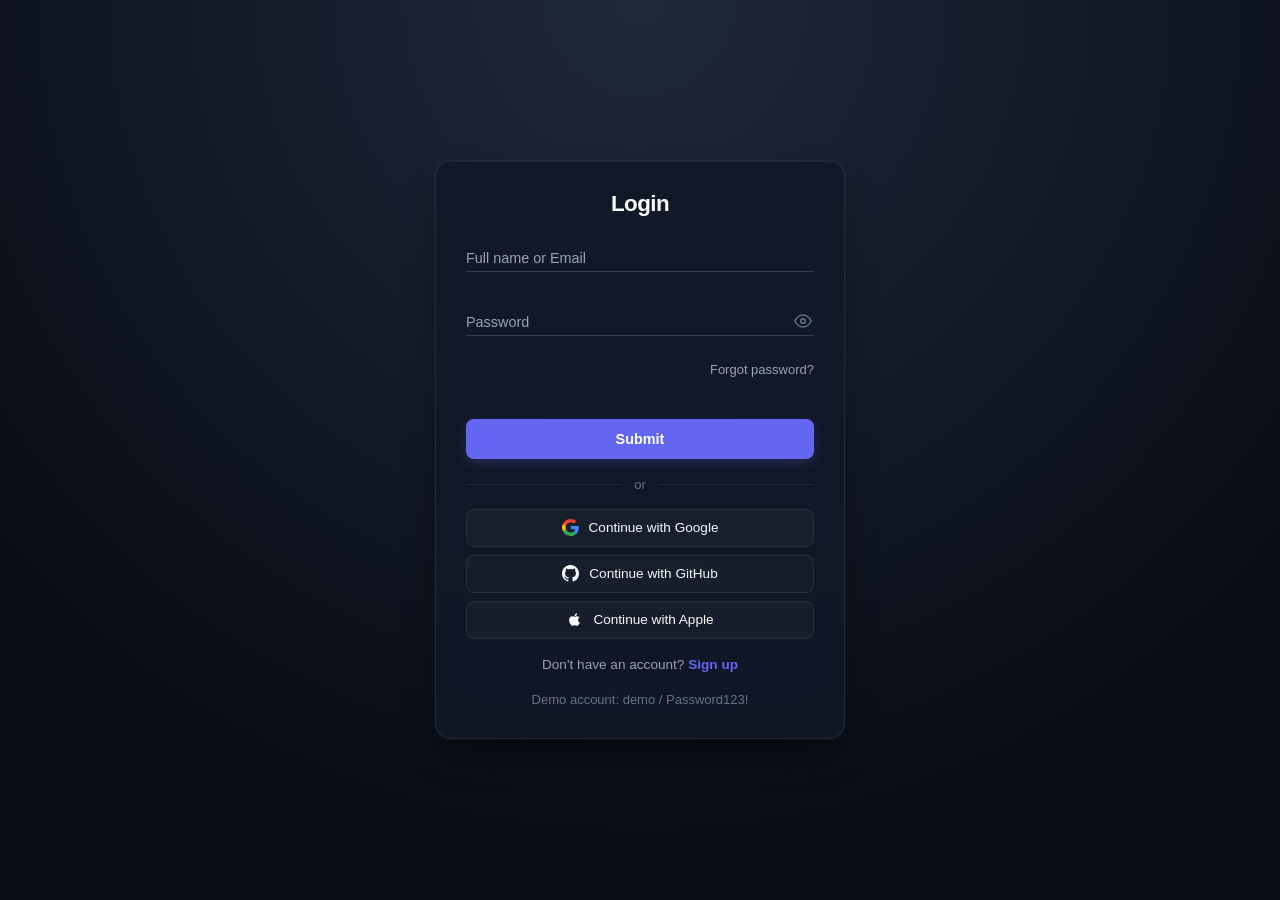
<file: index.html>
<!DOCTYPE html>
<html lang="en">

<head>
     <meta charset="UTF-8">
     <meta name="viewport" content="width=device-width, initial-scale=1.0">
     <title>Auth Forms</title>
     <meta http-equiv="refresh" content="0; url=login/login.html">
</head>

<body>
     <p>Redirecting... <a href="login/login.html">Click here if nothing happens</a></p>
</body>

</html>
</file>
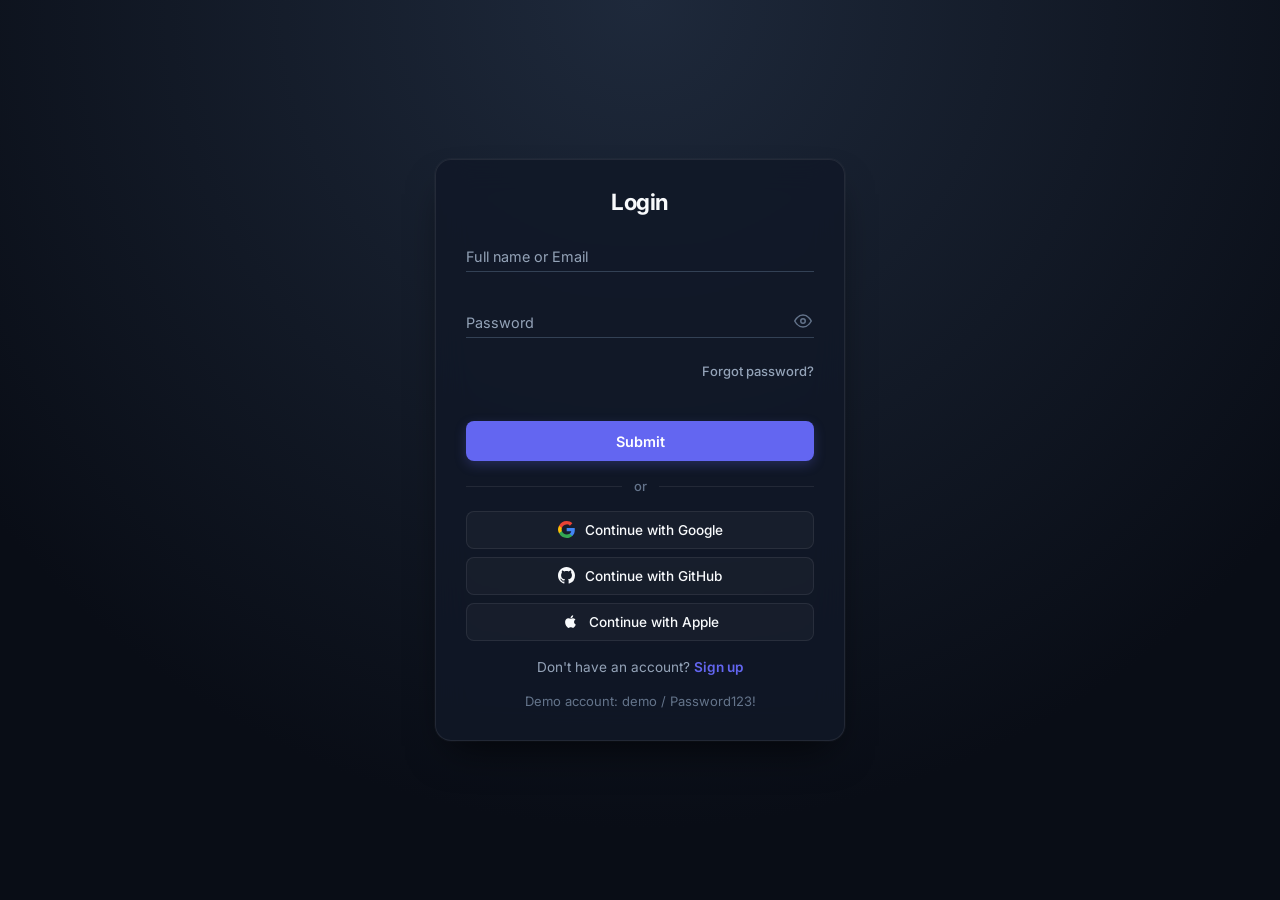
<file: dashboard/dashboard.html>
<!DOCTYPE html>
<html lang="en">

<head>
     <meta charset="UTF-8">
     <script>
          if (localStorage.getItem('isAuth') !== 'true') location.replace('../login/login.html');
     </script>
     <meta name="viewport" content="width=device-width, initial-scale=1.0">
     <title>Dashboard</title>
     <meta name="robots" content="noindex">
     <link rel="preconnect" href="https://fonts.googleapis.com">
     <link rel="preconnect" href="https://fonts.gstatic.com" crossorigin>
     <link href="https://fonts.googleapis.com/css2?family=Inter:wght@400;500;600;700&display=swap" rel="stylesheet">
     <link rel="stylesheet" href="../style/style.css">
</head>

<body>
     <main class="auth auth--dashboard">
          <header class="auth__header">
               <h1 class="auth__title">Welcome, <span id="userNameDisplay">User</span>!</h1>
          </header>
          <div class="auth__content">
               <p class="auth__text">This is a protected page. Only authenticated users can see this content.</p>
               <button id="logoutBtn" class="auth__submit-btn auth__submit-btn--outline">Log out</button>
          </div>
     </main>

     <script src="dashboard.js"></script>
</body>

</html>
</file>
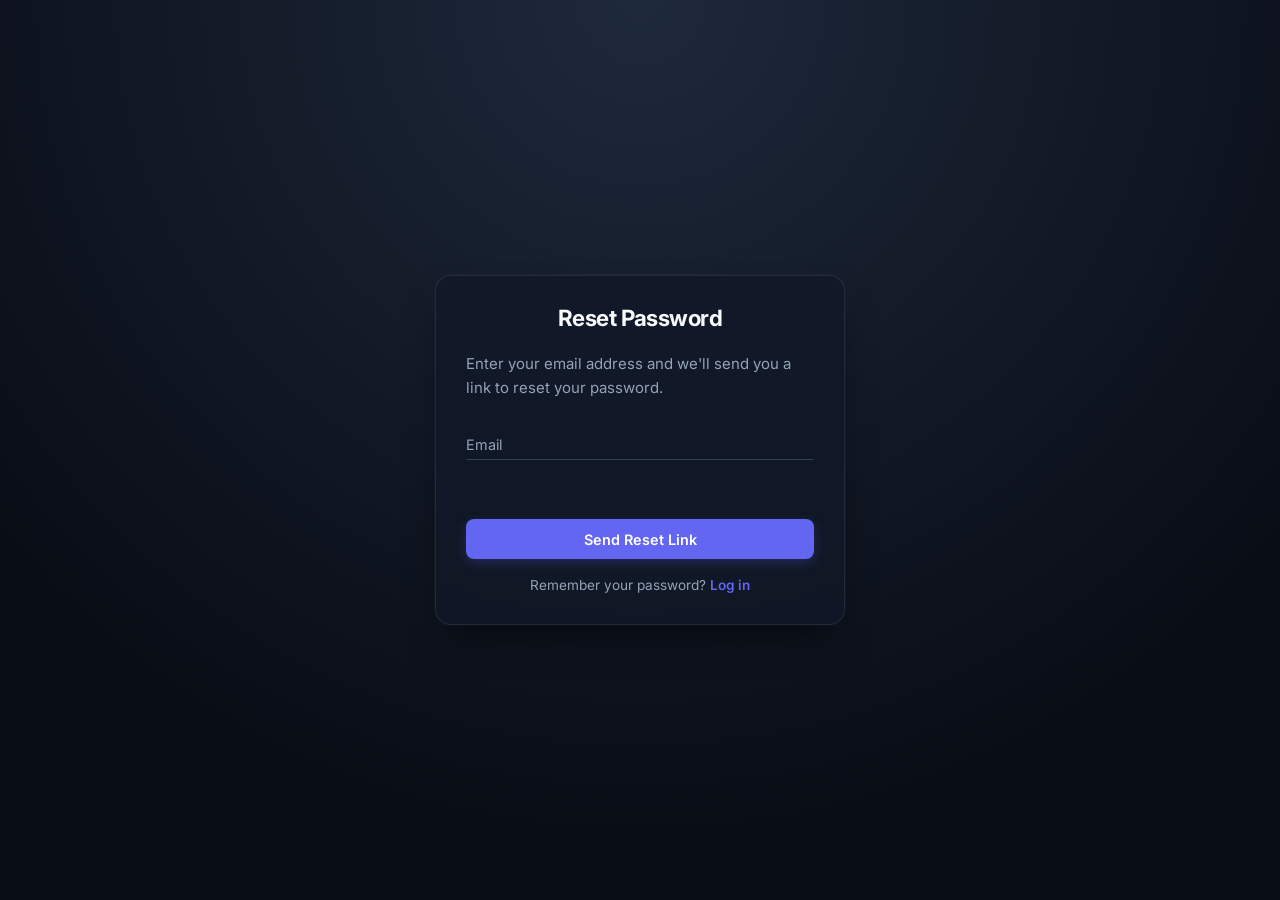
<file: forgot-password/forgot-password.html>
<!DOCTYPE html>
<html lang="en">

<head>
     <meta charset="UTF-8">
     <script>
          if (localStorage.getItem('isAuth') === 'true') location.replace('../dashboard/dashboard.html');
     </script>
     <meta name="viewport" content="width=device-width, initial-scale=1.0">
     <title>Forgot Password</title>
     <meta name="description"
          content="Reset your password by entering your email address. A simple, accessible password recovery form built with HTML, CSS and JavaScript.">
     <link rel="preconnect" href="https://fonts.googleapis.com">
     <link rel="preconnect" href="https://fonts.gstatic.com" crossorigin>
     <link href="https://fonts.googleapis.com/css2?family=Inter:wght@400;500;600;700&display=swap" rel="stylesheet">
     <link rel="stylesheet" href="../style/style.css">
</head>

<body>
     <main class="auth">
          <h1 class="auth__title">Reset Password</h1>
          <p class="auth__text">Enter your email address and we'll send you a link to reset your password.</p>

          <form id="forgotForm" class="auth__form" novalidate>
               <div class="auth__field">
                    <input type="email" id="email" class="auth__input" autocomplete="email" placeholder=" " required
                         aria-describedby="emailError" aria-invalid="false">
                    <label for="email" class="auth__label">Email</label>
                    <p class="auth__error-text" id="emailError" role="alert"></p>
               </div>

               <p class="auth__message" id="formMessage" aria-live="polite"></p>
               <button type="submit" class="auth__submit-btn">Send Reset Link</button>
          </form>

          <p class="auth__switch">
               Remember your password? <a href="../login/login.html" class="auth__link">Log in</a>
          </p>
     </main>

     <script src="forgot-password.js"></script>
</body>

</html>
</file>
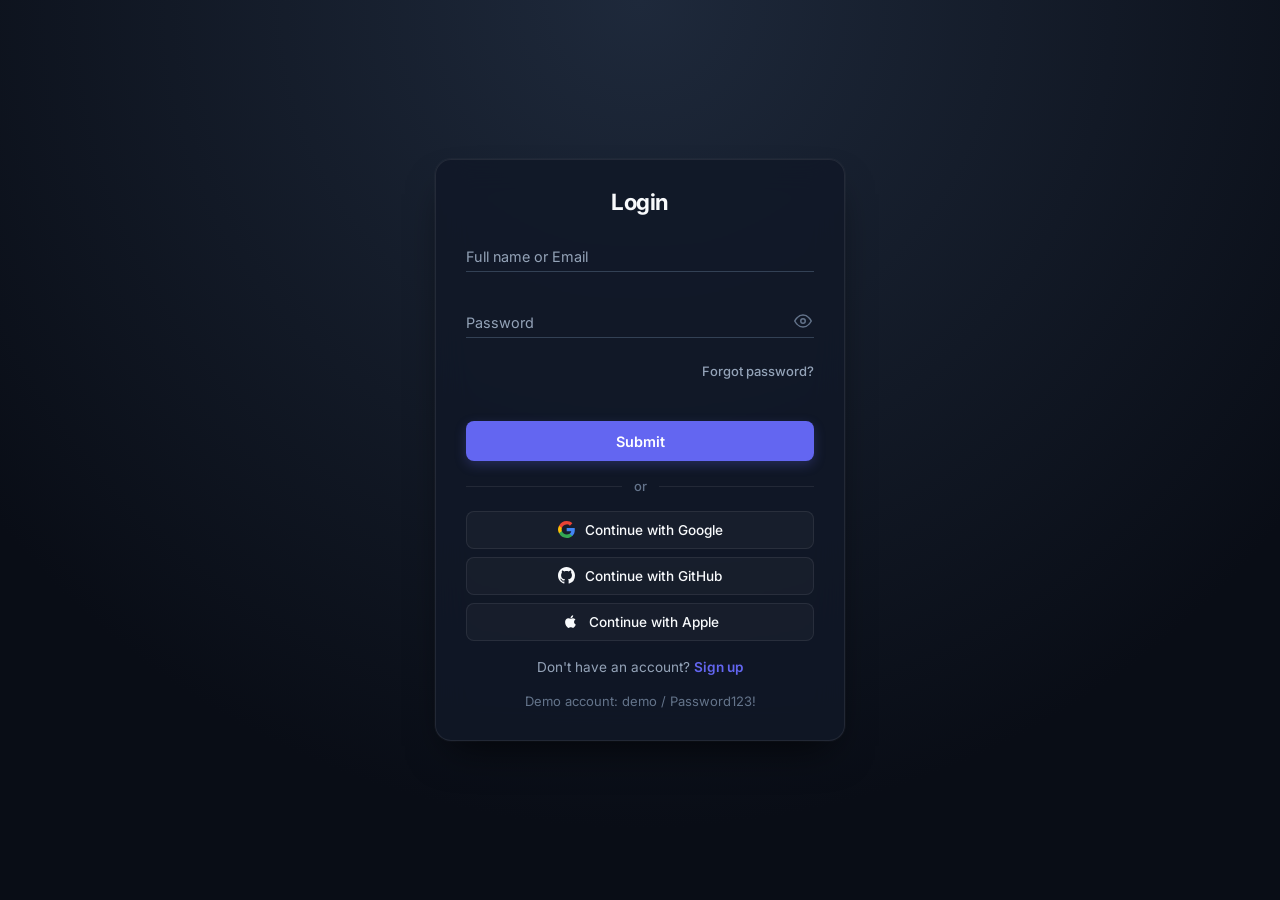
<file: login/login.html>
<!DOCTYPE html>
<html lang="en">

<head>
    <meta charset="UTF-8">
    <script>
        if (localStorage.getItem('isAuth') === 'true') location.replace('../dashboard/dashboard.html');
    </script>
    <meta name="viewport" content="width=device-width, initial-scale=1.0">
    <title>Login</title>
    <meta name="description"
        content="Log in with your full name or email, or continue with Google, GitHub or Apple. A responsive, accessible login form built with HTML, CSS and JavaScript.">
    <link rel="preconnect" href="https://fonts.googleapis.com">
    <link rel="preconnect" href="https://fonts.gstatic.com" crossorigin>
    <link href="https://fonts.googleapis.com/css2?family=Inter:wght@400;500;600;700&display=swap" rel="stylesheet">
    <link rel="stylesheet" href="../style/style.css">
</head>

<body>
    <main class="auth">
        <h1 class="auth__title">Login</h1>
        <form id="loginForm" class="auth__form" novalidate>
            <div class="auth__field">
                <input type="text" id="username" class="auth__input" autocomplete="username" placeholder=" " required
                    aria-describedby="usernameError" aria-invalid="false">
                <label for="username" class="auth__label">Full name or Email</label>
                <p class="auth__error-text" id="usernameError" role="alert"></p>
            </div>

            <div class="auth__field">
                <input type="password" id="password" class="auth__input auth__input--has-toggle"
                    autocomplete="current-password" placeholder=" " required aria-describedby="passwordError"
                    aria-invalid="false">
                <label for="password" class="auth__label">Password</label>
                <button type="button" class="auth__toggle-pwd" aria-label="Show password" data-toggle="password">
                    <svg class="pwd-icon pwd-icon--show" viewBox="0 0 24 24" fill="none" aria-hidden="true" stroke="currentColor"
                        stroke-width="2" stroke-linecap="round" stroke-linejoin="round">
                        <path d="M1 12s4-8 11-8 11 8 11 8-4 8-11 8-11-8-11-8z"></path>
                        <circle cx="12" cy="12" r="3"></circle>
                    </svg>
                    <svg class="pwd-icon pwd-icon--hide" viewBox="0 0 24 24" fill="none" aria-hidden="true" stroke="currentColor"
                        stroke-width="2" stroke-linecap="round" stroke-linejoin="round">
                        <path
                            d="M17.94 17.94A10.07 10.07 0 0 1 12 20c-7 0-11-8-11-8a18.45 18.45 0 0 1 5.06-5.94M9.9 4.24A9.12 9.12 0 0 1 12 4c7 0 11 8 11 8a18.5 18.5 0 0 1-2.16 3.19m-6.72-1.07a3 3 0 1 1-4.24-4.24">
                        </path>
                        <line x1="1" y1="1" x2="23" y2="23"></line>
                    </svg>
                </button>
                <p class="auth__error-text" id="passwordError" role="alert"></p>
            </div>

            <div class="auth__form-options">
                <a href="../forgot-password/forgot-password.html" class="auth__forgot-link">Forgot password?</a>
            </div>

            <p class="auth__message" id="formMessage" aria-live="polite"></p>
            <button type="submit" class="auth__submit-btn">Submit</button>
        </form>

        <div class="auth__divider" role="separator" aria-label="or">
            <span class="auth__divider-text">or</span>
        </div>

        <div class="auth__oauth">
            <button type="button" class="auth__oauth-btn" data-provider="Google">
                <svg class="auth__oauth-icon" viewBox="0 0 24 24" aria-hidden="true">
                    <path fill="#4285F4"
                        d="M23.745 12.27c0-.79-.07-1.54-.19-2.27h-11.3v4.51h6.47c-.29 1.52-1.14 2.82-2.4 3.68v3.05h3.88c2.27-2.09 3.54-5.17 3.54-8.97z" />
                    <path fill="#34A853"
                        d="M12.255 24c3.24 0 5.95-1.08 7.93-2.91l-3.88-3.05c-1.08.72-2.45 1.16-4.05 1.16-3.12 0-5.77-2.11-6.72-4.96h-4.01v3.14C3.505 21.3 7.565 24 12.255 24z" />
                    <path fill="#FBBC05"
                        d="M5.535 14.24c-.24-.72-.38-1.49-.38-2.24s.14-1.52.38-2.24V6.62h-4.01C.555 8.56 0 10.72 0 12s.555 3.44 1.525 5.38l4.01-3.14z" />
                    <path fill="#EA4335"
                        d="M12.255 4.75c1.77 0 3.35.61 4.6 1.8l3.42-3.42C18.205 1.19 15.495 0 12.255 0 7.565 0 3.505 2.7 1.525 6.62l4.01 3.14c.95-2.85 3.6-4.96 6.72-4.96z" />
                </svg>
                <span>Continue with Google</span>
            </button>

            <button type="button" class="auth__oauth-btn" data-provider="GitHub">
                <svg class="auth__oauth-icon" viewBox="0 0 24 24" fill="currentColor" aria-hidden="true">
                    <path fill-rule="evenodd" clip-rule="evenodd"
                        d="M12 0C5.37 0 0 5.37 0 12c0 5.31 3.435 9.795 8.205 11.385.6.105.825-.255.825-.57 0-.285-.015-1.23-.015-2.235-3.015.555-3.795-.735-4.035-1.41-.135-.345-.72-1.41-1.23-1.695-.42-.225-1.02-.78-.015-.795.945-.015 1.62.87 1.845 1.23 1.08 1.815 2.805 1.305 3.495.99.105-.78.42-1.305.765-1.605-2.67-.3-5.46-1.335-5.46-5.925 0-1.305.465-2.385 1.23-3.225-.12-.3-.54-1.53.12-3.18 0 0 1.005-.315 3.3 1.23.96-.27 1.98-.405 3-.405s2.04.135 3 .405c2.295-1.56 3.3-1.23 3.3-1.23.66 1.65.24 2.88.12 3.18.765.84 1.23 1.905 1.23 3.225 0 4.605-2.805 5.625-5.475 5.925.435.375.81 1.095.81 2.22 0 1.605-.015 2.895-.015 3.3 0 .315.225.69.825.57A12.02 12.02 0 0 0 24 12c0-6.63-5.37-12-12-12z" />
                </svg>
                <span>Continue with GitHub</span>
            </button>

            <button type="button" class="auth__oauth-btn" data-provider="Apple">
                <svg class="auth__oauth-icon" viewBox="0 0 24 24" fill="currentColor" aria-hidden="true">
                    <path
                        d="M17.05 20.28c-.98.95-2.05.8-3.08.35-1.09-.46-2.09-.48-3.24 0-1.44.62-2.2.44-3.06-.35C2.79 15.25 3.51 7.59 9.05 7.31c1.35.07 2.29.74 3.08.8 1.18-.24 2.31-.93 3.57-.84 1.51.12 2.65.72 3.4 1.8-3.12 1.87-2.38 5.98.48 7.13-.57 1.5-1.31 2.99-2.54 4.09zM12.03 7.25c-.15-2.23 1.66-4.07 3.74-4.25.29 2.58-2.34 4.5-3.74 4.25z" />
                </svg>
                <span>Continue with Apple</span>
            </button>
        </div>

        <p class="auth__switch">
            Don't have an account? <a href="../signup/signup.html" class="auth__link">Sign up</a>
        </p>
        <p class="auth__hint">Demo account: demo / Password123!</p>
    </main>

    <script src="login.js"></script>
</body>

</html>
</file>
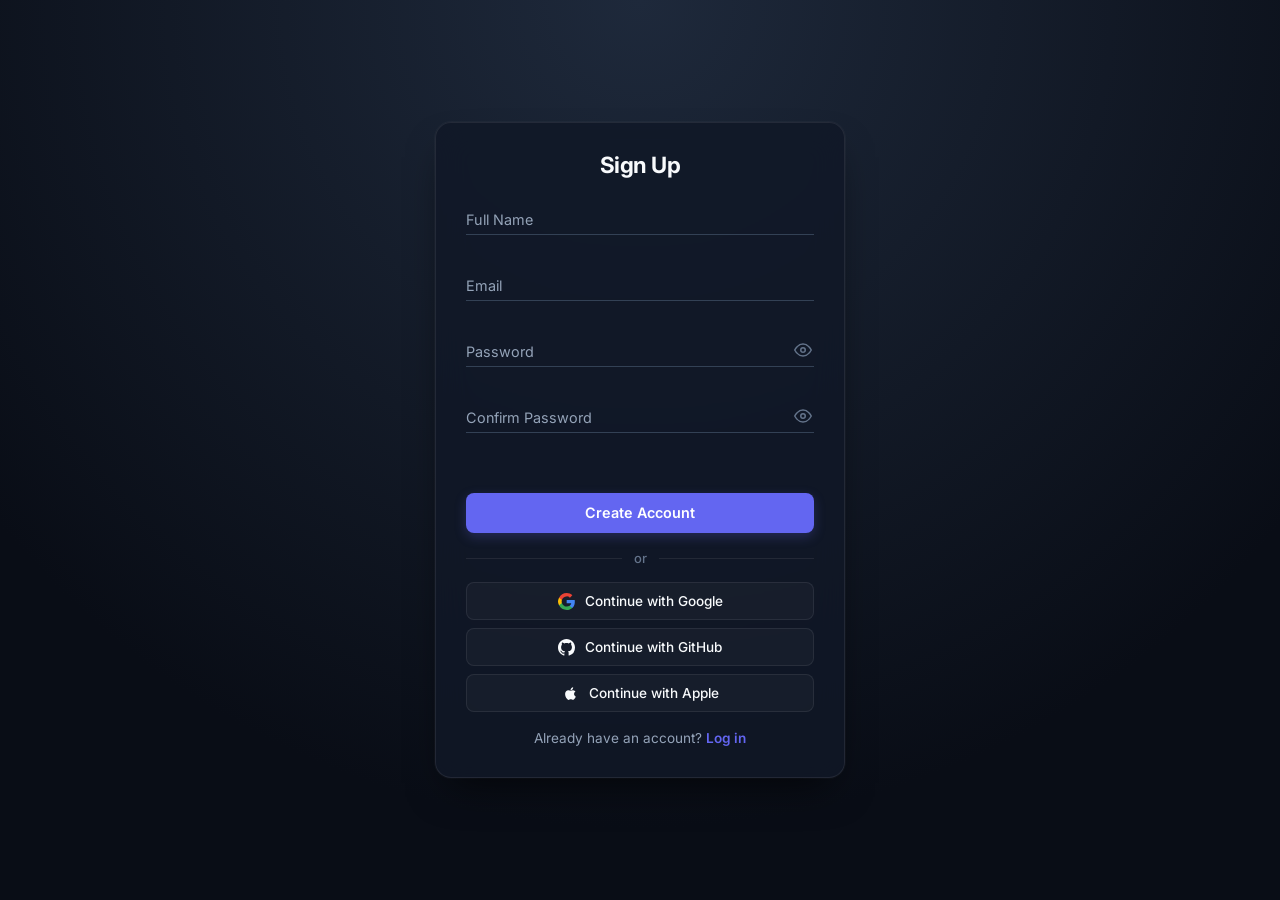
<file: signup/signup.html>
<!DOCTYPE html>
<html lang="en">

<head>
    <meta charset="UTF-8">
    <script>
        if (localStorage.getItem('isAuth') === 'true') location.replace('../dashboard/dashboard.html');
    </script>
    <meta name="viewport" content="width=device-width, initial-scale=1.0">
    <title>Sign Up</title>
    <meta name="description"
        content="Create an account with your name, email and a password, or sign up with Google, GitHub or Apple. Includes live password strength feedback.">
    <link rel="preconnect" href="https://fonts.googleapis.com">
    <link rel="preconnect" href="https://fonts.gstatic.com" crossorigin>
    <link href="https://fonts.googleapis.com/css2?family=Inter:wght@400;500;600;700&display=swap" rel="stylesheet">
    <link rel="stylesheet" href="../style/style.css">
</head>

<body>
    <main class="auth">
        <h1 class="auth__title">Sign Up</h1>
        <form id="signupForm" class="auth__form" novalidate>
            <div class="auth__field">
                <input type="text" id="fullname" class="auth__input" autocomplete="name" placeholder=" " required
                    aria-describedby="fullnameError" aria-invalid="false">
                <label for="fullname" class="auth__label">Full Name</label>
                <p class="auth__error-text" id="fullnameError" role="alert"></p>
            </div>

            <div class="auth__field">
                <input type="email" id="email" class="auth__input" autocomplete="email" placeholder=" " required
                    aria-describedby="emailError" aria-invalid="false">
                <label for="email" class="auth__label">Email</label>
                <p class="auth__error-text" id="emailError" role="alert"></p>
            </div>

            <div class="auth__field">
                <input type="password" id="password" class="auth__input auth__input--has-toggle"
                    autocomplete="new-password" placeholder=" " required aria-describedby="passwordError"
                    aria-invalid="false">
                <label for="password" class="auth__label">Password</label>
                <button type="button" class="auth__toggle-pwd" aria-label="Show password" data-toggle="password">
                    <svg class="pwd-icon pwd-icon--show" viewBox="0 0 24 24" fill="none" aria-hidden="true" stroke="currentColor"
                        stroke-width="2" stroke-linecap="round" stroke-linejoin="round">
                        <path d="M1 12s4-8 11-8 11 8 11 8-4 8-11 8-11-8-11-8z"></path>
                        <circle cx="12" cy="12" r="3"></circle>
                    </svg>
                    <svg class="pwd-icon pwd-icon--hide" viewBox="0 0 24 24" fill="none" aria-hidden="true" stroke="currentColor"
                        stroke-width="2" stroke-linecap="round" stroke-linejoin="round">
                        <path
                            d="M17.94 17.94A10.07 10.07 0 0 1 12 20c-7 0-11-8-11-8a18.45 18.45 0 0 1 5.06-5.94M9.9 4.24A9.12 9.12 0 0 1 12 4c7 0 11 8 11 8a18.5 18.5 0 0 1-2.16 3.19m-6.72-1.07a3 3 0 1 1-4.24-4.24">
                        </path>
                        <line x1="1" y1="1" x2="23" y2="23"></line>
                    </svg>
                </button>
                <div class="pwd-strength" id="passwordStrength" aria-live="polite">
                    <div class="pwd-strength__bars">
                        <div class="pwd-strength__bar"></div>
                        <div class="pwd-strength__bar"></div>
                        <div class="pwd-strength__bar"></div>
                    </div>
                    <span class="pwd-strength__text" id="strengthText"></span>
                </div>

                <p class="auth__error-text" id="passwordError" role="alert"></p>
            </div>

            <div class="auth__field">
                <input type="password" id="confirmPassword" class="auth__input auth__input--has-toggle"
                    autocomplete="new-password" placeholder=" " required aria-describedby="confirmPasswordError"
                    aria-invalid="false">
                <label for="confirmPassword" class="auth__label">Confirm Password</label>
                <button type="button" class="auth__toggle-pwd" aria-label="Show password" data-toggle="confirmPassword">
                    <svg class="pwd-icon pwd-icon--show" viewBox="0 0 24 24" fill="none" aria-hidden="true" stroke="currentColor"
                        stroke-width="2" stroke-linecap="round" stroke-linejoin="round">
                        <path d="M1 12s4-8 11-8 11 8 11 8-4 8-11 8-11-8-11-8z"></path>
                        <circle cx="12" cy="12" r="3"></circle>
                    </svg>
                    <svg class="pwd-icon pwd-icon--hide" viewBox="0 0 24 24" fill="none" aria-hidden="true" stroke="currentColor"
                        stroke-width="2" stroke-linecap="round" stroke-linejoin="round">
                        <path
                            d="M17.94 17.94A10.07 10.07 0 0 1 12 20c-7 0-11-8-11-8a18.45 18.45 0 0 1 5.06-5.94M9.9 4.24A9.12 9.12 0 0 1 12 4c7 0 11 8 11 8a18.5 18.5 0 0 1-2.16 3.19m-6.72-1.07a3 3 0 1 1-4.24-4.24">
                        </path>
                        <line x1="1" y1="1" x2="23" y2="23"></line>
                    </svg>
                </button>
                <p class="auth__error-text" id="confirmPasswordError" role="alert"></p>
            </div>

            <p class="auth__message" id="formMessage" aria-live="polite"></p>
            <button type="submit" class="auth__submit-btn">Create Account</button>
        </form>

        <div class="auth__divider" role="separator" aria-label="or">
            <span class="auth__divider-text">or</span>
        </div>

        <div class="auth__oauth">
            <button type="button" class="auth__oauth-btn" data-provider="Google">
                <svg class="auth__oauth-icon" viewBox="0 0 24 24" aria-hidden="true">
                    <path fill="#4285F4"
                        d="M23.745 12.27c0-.79-.07-1.54-.19-2.27h-11.3v4.51h6.47c-.29 1.52-1.14 2.82-2.4 3.68v3.05h3.88c2.27-2.09 3.54-5.17 3.54-8.97z" />
                    <path fill="#34A853"
                        d="M12.255 24c3.24 0 5.95-1.08 7.93-2.91l-3.88-3.05c-1.08.72-2.45 1.16-4.05 1.16-3.12 0-5.77-2.11-6.72-4.96h-4.01v3.14C3.505 21.3 7.565 24 12.255 24z" />
                    <path fill="#FBBC05"
                        d="M5.535 14.24c-.24-.72-.38-1.49-.38-2.24s.14-1.52.38-2.24V6.62h-4.01C.555 8.56 0 10.72 0 12s.555 3.44 1.525 5.38l4.01-3.14z" />
                    <path fill="#EA4335"
                        d="M12.255 4.75c1.77 0 3.35.61 4.6 1.8l3.42-3.42C18.205 1.19 15.495 0 12.255 0 7.565 0 3.505 2.7 1.525 6.62l4.01 3.14c.95-2.85 3.6-4.96 6.72-4.96z" />
                </svg>
                <span>Continue with Google</span>
            </button>

            <button type="button" class="auth__oauth-btn" data-provider="GitHub">
                <svg class="auth__oauth-icon" viewBox="0 0 24 24" fill="currentColor" aria-hidden="true">
                    <path fill-rule="evenodd" clip-rule="evenodd"
                        d="M12 0C5.37 0 0 5.37 0 12c0 5.31 3.435 9.795 8.205 11.385.6.105.825-.255.825-.57 0-.285-.015-1.23-.015-2.235-3.015.555-3.795-.735-4.035-1.41-.135-.345-.72-1.41-1.23-1.695-.42-.225-1.02-.78-.015-.795.945-.015 1.62.87 1.845 1.23 1.08 1.815 2.805 1.305 3.495.99.105-.78.42-1.305.765-1.605-2.67-.3-5.46-1.335-5.46-5.925 0-1.305.465-2.385 1.23-3.225-.12-.3-.54-1.53.12-3.18 0 0 1.005-.315 3.3 1.23.96-.27 1.98-.405 3-.405s2.04.135 3 .405c2.295-1.56 3.3-1.23 3.3-1.23.66 1.65.24 2.88.12 3.18.765.84 1.23 1.905 1.23 3.225 0 4.605-2.805 5.625-5.475 5.925.435.375.81 1.095.81 2.22 0 1.605-.015 2.895-.015 3.3 0 .315.225.69.825.57A12.02 12.02 0 0 0 24 12c0-6.63-5.37-12-12-12z" />
                </svg>
                <span>Continue with GitHub</span>
            </button>

            <button type="button" class="auth__oauth-btn" data-provider="Apple">
                <svg class="auth__oauth-icon" viewBox="0 0 24 24" fill="currentColor" aria-hidden="true">
                    <path
                        d="M17.05 20.28c-.98.95-2.05.8-3.08.35-1.09-.46-2.09-.48-3.24 0-1.44.62-2.2.44-3.06-.35C2.79 15.25 3.51 7.59 9.05 7.31c1.35.07 2.29.74 3.08.8 1.18-.24 2.31-.93 3.57-.84 1.51.12 2.65.72 3.4 1.8-3.12 1.87-2.38 5.98.48 7.13-.57 1.5-1.31 2.99-2.54 4.09zM12.03 7.25c-.15-2.23 1.66-4.07 3.74-4.25.29 2.58-2.34 4.5-3.74 4.25z" />
                </svg>
                <span>Continue with Apple</span>
            </button>
        </div>

        <p class="auth__switch">
            Already have an account? <a href="../login/login.html" class="auth__link">Log in</a>
        </p>
    </main>

    <script src="signup.js"></script>
</body>

</html>
</file>
<file: style/style.css>
:root {
    --bg-base: #090d16;
    --bg-surface: rgba(17, 24, 39, 0.85);
    --border-subtle: rgba(255, 255, 255, 0.08);
    --border-input: #334155;
    --text-primary: #f8fafc;
    --text-secondary: #94a3b8;
    --text-muted: #64748b;
    --accent: #6366f1;
    --accent-hover: #4f46e5;
    --accent-soft: rgba(99, 102, 241, 0.25);
    --error: #f43f5e;
    --success: #10b981;
    --warning: #f59e0b;
}

* {
    box-sizing: border-box;
}

html {
    min-height: 100%;
    -webkit-font-smoothing: antialiased;
    -moz-osx-font-smoothing: grayscale;
}

body {
    margin: 0;
    padding: 16px;
    min-height: 100vh;
    display: flex;
    justify-content: center;
    background: radial-gradient(circle at 50% 0%, #1e293b 0%, var(--bg-base) 75%);
    background-attachment: fixed;
    font-family: 'Inter', -apple-system, BlinkMacSystemFont, 'Segoe UI', Roboto, sans-serif;
    color: var(--text-primary);
    line-height: 1.5;
}

/* ============ Auth Block (BEM) ============ */
.auth {
    width: 100%;
    max-width: 410px;
    margin: auto;
    padding: 28px 30px;
    background: var(--bg-surface);
    -webkit-backdrop-filter: blur(16px);
    backdrop-filter: blur(16px);
    border: 1px solid var(--border-subtle);
    box-shadow:
        0 20px 40px -15px rgba(0, 0, 0, 0.7),
        0 0 0 1px rgba(255, 255, 255, 0.03);
    border-radius: 16px;
}

.auth--dashboard {
    max-width: 480px;
    text-align: center;
}

.auth__title {
    margin: 0 0 20px;
    padding: 0;
    color: var(--text-primary);
    text-align: center;
    font-size: 1.4rem;
    font-weight: 700;
    letter-spacing: -0.025em;
    line-height: 1.25;
}

.auth__text {
    color: var(--text-secondary);
    font-size: 0.9375rem;
    line-height: 1.6;
    margin-bottom: 24px;
}

.auth__field {
    position: relative;
    margin-bottom: 14px;
}

.auth__input {
    width: 100%;
    padding: 10px 0 6px;
    font-size: 0.9375rem;
    font-family: inherit;
    color: var(--text-primary);
    border: none;
    border-bottom: 1.5px solid var(--border-input);
    outline: none;
    background: transparent;
    transition: border-color 0.25s ease;
}

.auth__input:-webkit-autofill,
.auth__input:-webkit-autofill:hover,
.auth__input:-webkit-autofill:focus,
.auth__input:-webkit-autofill:active {
    -webkit-text-fill-color: var(--text-primary);
    caret-color: var(--text-primary);
    transition: background-color 5000s ease-in-out 0s;
}

.auth__input--has-toggle {
    padding-right: 32px;
}

.auth__input:focus {
    border-bottom-color: var(--accent);
}

.auth__input--error {
    border-bottom-color: var(--error) !important;
}

.auth__label {
    position: absolute;
    top: 10px;
    left: 0;
    font-size: 0.9rem;
    font-weight: 400;
    color: var(--text-secondary);
    pointer-events: none;
    transition: all 0.2s cubic-bezier(0.4, 0, 0.2, 1);
}

.auth__input:focus~.auth__label,
.auth__input:not(:placeholder-shown)~.auth__label,
.auth__input:-webkit-autofill~.auth__label {
    top: -9px;
    left: 0;
    color: var(--accent);
    font-size: 0.75rem;
    font-weight: 600;
    letter-spacing: 0.01em;
}

.auth__input--error:focus~.auth__label,
.auth__input--error:not(:placeholder-shown)~.auth__label,
.auth__input--error:-webkit-autofill~.auth__label {
    color: var(--error);
}

.auth__error-text {
    color: var(--error);
    font-size: 0.75rem;
    font-weight: 500;
    line-height: 1.3;
    margin: 4px 0 0;
    min-height: 1em;
}

.auth__form-options {
    display: flex;
    justify-content: flex-end;
    margin-top: -6px;
    margin-bottom: 10px;
}

.auth__forgot-link {
    color: var(--text-secondary);
    font-size: 0.8125rem;
    font-weight: 500;
    text-decoration: none;
    transition: color 0.2s ease;
}

.auth__forgot-link:hover,
.auth__forgot-link:focus-visible {
    color: var(--accent);
    text-decoration: underline;
}

.auth__message {
    text-align: center;
    margin: 4px 0 8px;
    font-size: 0.85rem;
    font-weight: 500;
    min-height: 1.2rem;
}

.auth__message--success {
    color: var(--success);
}

.auth__message--error {
    color: var(--error);
}

.auth__toggle-pwd {
    position: absolute;
    right: 0;
    top: 8px;
    background: transparent;
    border: none;
    color: var(--text-muted);
    cursor: pointer;
    padding: 2px;
    display: flex;
    align-items: center;
    justify-content: center;
    transition: color 0.2s ease;
}

.auth__toggle-pwd:hover,
.auth__toggle-pwd:focus-visible {
    color: var(--text-primary);
    outline: none;
}

.auth__toggle-pwd:focus-visible {
    border-radius: 4px;
    box-shadow: 0 0 0 2px var(--accent);
}

.pwd-icon {
    width: 18px;
    height: 18px;
}

.pwd-icon--hide {
    display: none;
}

.auth__toggle-pwd--visible .pwd-icon--show {
    display: none;
}

.auth__toggle-pwd--visible .pwd-icon--hide {
    display: block;
}

.pwd-strength {
    display: flex;
    align-items: center;
    justify-content: space-between;
    margin-top: 0;
    opacity: 0;
    visibility: hidden;
    height: 0;
    overflow: hidden;
    transition: all 0.25s ease;
}

.pwd-strength--visible {
    margin-top: 6px;
    opacity: 1;
    visibility: visible;
    height: 14px;
}

.pwd-strength__bars {
    display: flex;
    gap: 6px;
    flex: 1;
    margin-right: 12px;
}

.pwd-strength__bar {
    height: 4px;
    flex: 1;
    background: rgba(255, 255, 255, 0.12);
    border-radius: 999px;
    transition: background-color 0.25s ease;
}

.pwd-strength__text {
    font-size: 0.75rem;
    font-weight: 600;
    min-width: 48px;
    text-align: right;
    transition: color 0.25s ease;
}

.pwd-strength--weak .pwd-strength__bar:nth-child(1) {
    background: var(--error);
}

.pwd-strength--weak .pwd-strength__text {
    color: var(--error);
}

.pwd-strength--medium .pwd-strength__bar:nth-child(1),
.pwd-strength--medium .pwd-strength__bar:nth-child(2) {
    background: var(--warning);
}

.pwd-strength--medium .pwd-strength__text {
    color: var(--warning);
}

.pwd-strength--strong .pwd-strength__bar {
    background: var(--success);
}

.pwd-strength--strong .pwd-strength__text {
    color: var(--success);
}

.auth__submit-btn {
    width: 100%;
    height: 40px;
    padding: 0 20px;
    margin-top: 2px;
    display: inline-flex;
    align-items: center;
    justify-content: center;
    color: #ffffff;
    font-size: 0.9rem;
    font-weight: 600;
    font-family: inherit;
    background: var(--accent);
    border: 1px solid transparent;
    border-radius: 8px;
    cursor: pointer;
    box-shadow: 0 4px 12px var(--accent-soft);
    transition: background-color 0.2s ease, transform 0.15s ease, box-shadow 0.2s ease, opacity 0.2s ease;
}

.auth__submit-btn:hover {
    background: var(--accent-hover);
    box-shadow: 0 6px 16px var(--accent-soft);
}

.auth__submit-btn:active {
    transform: translateY(1px);
}

.auth__submit-btn:focus-visible {
    outline: 2px solid var(--accent);
    outline-offset: 2px;
}

.auth__submit-btn:disabled,
.auth__oauth-btn:disabled {
    opacity: 0.6;
    cursor: not-allowed;
    pointer-events: none;
}

.auth__submit-btn--outline {
    width: auto;
    min-width: 140px;
    background: transparent;
    border: 1px solid var(--border-input);
    color: var(--text-primary);
    box-shadow: none;
}

.auth__submit-btn--outline:hover {
    background: rgba(255, 255, 255, 0.06);
    border-color: var(--text-secondary);
    box-shadow: none;
}

.auth__divider {
    display: flex;
    align-items: center;
    margin: 16px 0 14px;
    color: var(--text-muted);
    font-size: 0.8125rem;
    font-weight: 500;
}

.auth__divider::before,
.auth__divider::after {
    content: "";
    flex: 1;
    height: 1px;
    background: var(--border-subtle);
}

.auth__divider-text {
    padding: 0 12px;
}

.auth__oauth {
    display: flex;
    flex-direction: column;
    gap: 8px;
}

.auth__oauth-btn {
    width: 100%;
    height: 38px;
    padding: 0 16px;
    display: flex;
    align-items: center;
    justify-content: center;
    gap: 10px;
    background: rgba(255, 255, 255, 0.03);
    border: 1px solid var(--border-subtle);
    border-radius: 8px;
    color: var(--text-primary);
    font-family: inherit;
    font-size: 0.85rem;
    font-weight: 500;
    cursor: pointer;
    transition: background-color 0.2s ease, border-color 0.2s ease, opacity 0.2s ease;
}

.auth__oauth-btn:hover {
    background: rgba(255, 255, 255, 0.08);
    border-color: rgba(255, 255, 255, 0.18);
}

.auth__oauth-btn:focus-visible {
    outline: 2px solid var(--accent);
    outline-offset: 2px;
}

.auth__oauth-icon {
    width: 17px;
    height: 17px;
    flex-shrink: 0;
}

.auth__switch {
    margin: 16px 0 0;
    text-align: center;
    color: var(--text-secondary);
    font-size: 0.85rem;
}

.auth__hint {
    margin: 15px 0 0; 
    text-align: center;
    color: var(--text-muted);
    font-size: 0.8125rem;
}

.auth__link {
    color: var(--accent);
    text-decoration: none;
    font-weight: 600;
    transition: color 0.2s ease;
}

.auth__link:hover,
.auth__link:focus-visible {
    text-decoration: underline;
    color: #818cf8;
}

@media (max-width: 480px) {
    .auth {
        padding: 20px;
    }
}

@media (prefers-reduced-motion: reduce) {
    * {
        transition: none !important;
        animation: none !important;
    }
}
</file>
